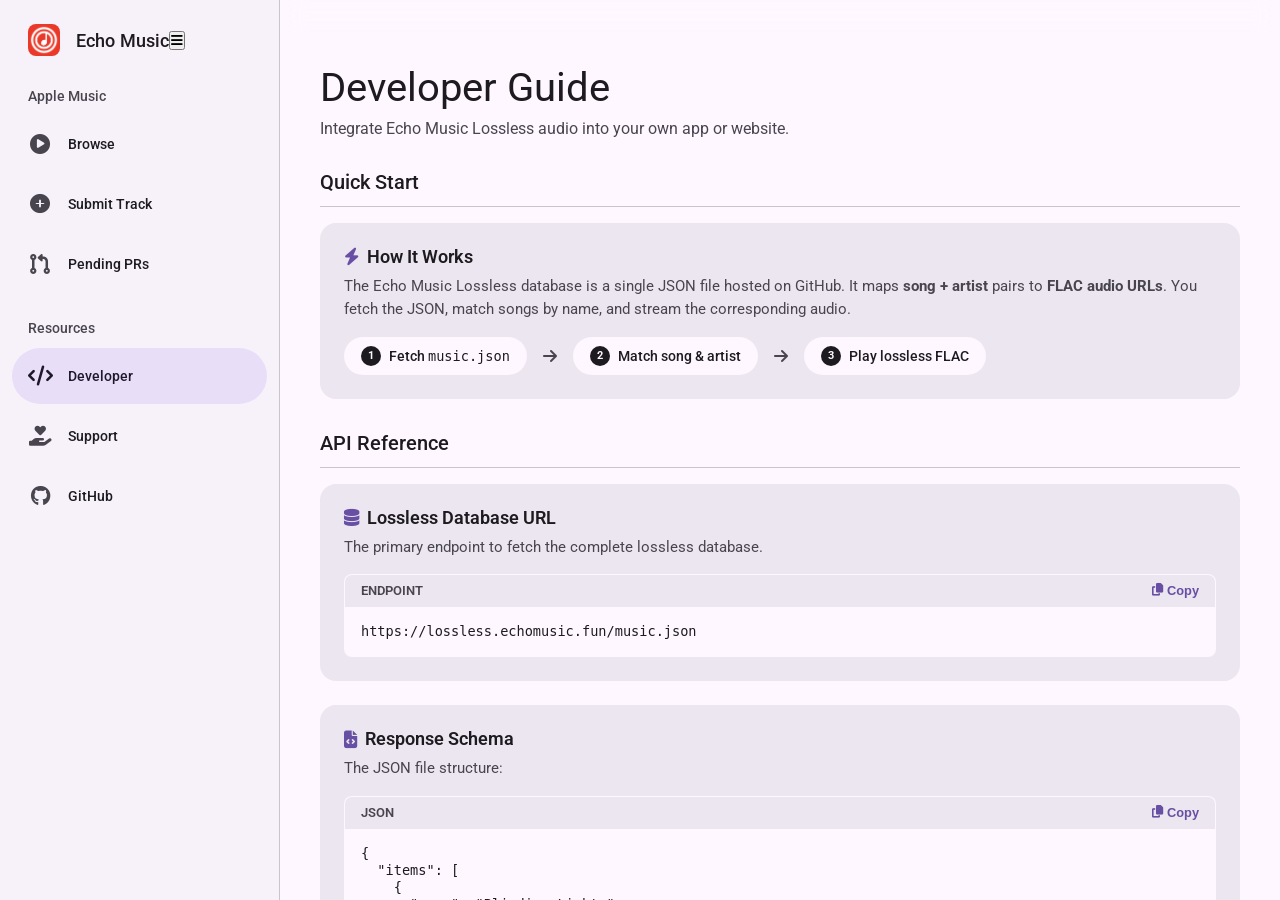
<file: developer.html>
<!DOCTYPE html>
<html lang="en">
<head>
    <meta charset="UTF-8">
    <meta name="viewport" content="width=device-width, initial-scale=1.0, maximum-scale=1.0, user-scalable=no">
    <meta name="robots" content="index, follow">
    <meta name="theme-color" content="#ffffff" media="(prefers-color-scheme: light)">
    <meta name="theme-color" content="#000000" media="(prefers-color-scheme: dark)">
    <title>Developer - Echo Music Lossless Hub</title>
    <link rel="icon" type="image/png" href="App Logo/echo.png">
    <link rel="stylesheet" href="styles.css?v=5">
    <link rel="stylesheet" href="https://cdnjs.cloudflare.com/ajax/libs/font-awesome/6.4.0/css/all.min.css">
    <style>
        .dev-card {
            background: var(--input-bg);
            border-radius: var(--shape-large);
            padding: 1.5rem;
            margin-bottom: 1.5rem;
            min-width: 0;
        }
        .dev-card h3 {
            font-size: 1.1rem;
            font-weight: 600;
            margin-bottom: 0.5rem;
            display: flex;
            align-items: center;
            gap: 0.5rem;
            color: var(--text-main);
        }
        .dev-card p {
            color: var(--text-secondary);
            font-size: 0.95rem;
            line-height: 1.5;
            margin-bottom: 1rem;
        }
        .code-block {
            background: var(--bg-color);
            border: 1px solid var(--sidebar-border);
            border-radius: var(--shape-small);
            overflow: hidden;
            margin-top: 1rem;
        }
        .code-header {
            display: flex;
            justify-content: space-between;
            align-items: center;
            padding: 0.5rem 1rem;
            background: var(--card-hover);
            border-bottom: 1px solid var(--sidebar-border);
            font-size: 0.8rem;
            font-weight: 600;
            color: var(--text-secondary);
        }
        .copy-btn {
            background: none;
            border: none;
            color: var(--accent-color);
            cursor: pointer;
            font-size: 0.8rem;
            font-weight: 600;
            display: flex;
            align-items: center;
            gap: 0.25rem;
        }
        .code-block pre {
            padding: 1rem;
            overflow-x: auto;
            font-family: ui-monospace, SFMono-Regular, Menlo, Monaco, Consolas, "Liberation Mono", "Courier New", monospace;
            font-size: 0.85rem;
            color: var(--text-main);
        }
        .schema-table {
            width: 100%;
            border-collapse: collapse;
            margin-top: 1rem;
            font-size: 0.9rem;
        }
        .schema-table th, .schema-table td {
            text-align: left;
            padding: 0.75rem;
            border-bottom: 1px solid var(--sidebar-border);
        }
        .schema-table th {
            font-weight: 600;
            color: var(--text-secondary);
        }
        .schema-table td {
            color: var(--text-main);
        }
        .schema-table code {
            background: var(--card-hover);
            padding: 0.1rem 0.3rem;
            border-radius: 4px;
            font-family: ui-monospace, SFMono-Regular, Menlo, Monaco, Consolas, monospace;
        }
        .dev-flow {
            display: flex;
            align-items: center;
            gap: 1rem;
            flex-wrap: wrap;
            margin-top: 1rem;
        }
        .flow-step {
            background: var(--bg-color);
            padding: 0.5rem 1rem;
            border-radius: 100px;
            border: 1px solid var(--sidebar-border);
            display: flex;
            align-items: center;
            gap: 0.5rem;
            font-size: 0.85rem;
            font-weight: 500;
        }
        .flow-num {
            background: var(--text-main);
            color: var(--bg-color);
            width: 20px;
            height: 20px;
            border-radius: 50%;
            display: inline-flex;
            align-items: center;
            justify-content: center;
            font-size: 0.7rem;
            font-weight: 700;
        }
        .flow-arrow {
            color: var(--text-secondary);
        }
    </style>
</head>
<body>
    <div class="app-container">
        <!-- Desktop Sidebar -->
        <aside class="sidebar" id="sidebar">
            <div class="sidebar-header">
                <a href="index.html" class="sidebar-logo-container">
                    <img src="App Logo/echo.png" alt="Logo" class="sidebar-logo">
                    <span class="sidebar-title">Echo Music</span>
                </a>
                <button class="sidebar-toggle-btn" id="sidebar-toggle">
                    <i class="fas fa-bars"></i>
                </button>
            </div>
            
            <div class="sidebar-nav-group">
                <div class="sidebar-nav-title">Apple Music</div>
                <a href="index.html" class="sidebar-nav-link"><i class="fas fa-play-circle"></i> Browse</a>
                <a href="contribute.html" class="sidebar-nav-link"><i class="fas fa-plus-circle"></i> Submit Track</a>
                <a href="pending.html" class="sidebar-nav-link"><i class="fas fa-code-pull-request"></i> Pending PRs</a>
            </div>

            <div class="sidebar-nav-group">
                <div class="sidebar-nav-title">Resources</div>
                <a href="developer.html" class="sidebar-nav-link active"><i class="fas fa-code"></i> Developer</a>
                <a href="https://support.iad1tya.cyou" target="_blank" rel="noopener" class="sidebar-nav-link"><i class="fas fa-hand-holding-heart"></i> Support</a>
                <a href="https://github.com/EchoMusicApp/Lossless" target="_blank" rel="noopener" class="sidebar-nav-link"><i class="fab fa-github"></i> GitHub</a>
            </div>
        </aside>

        <!-- Main Content Area -->
        <main class="main-content">
            <!-- Mobile Header -->
            <div class="mobile-header">
                <div class="mobile-logo-row">
                    <div class="mobile-logo">
                        <img src="App Logo/echo.png" alt="Logo">
                        Developer
                    </div>
                </div>
            </div>

            <div class="top-nav" style="justify-content: flex-end;"></div>

            <div class="content-area">
                <h1 class="page-title">Developer Guide</h1>
                <p class="page-subtitle">Integrate Echo Music Lossless audio into your own app or website.</p>

                <div class="section-title">
                    <span>Quick Start</span>
                </div>
                <div class="dev-card">
                    <h3><i class="fas fa-bolt" style="color: var(--accent-color);"></i> How It Works</h3>
                    <p>The Echo Music Lossless database is a single JSON file hosted on GitHub. It maps <strong>song + artist</strong> pairs to <strong>FLAC audio URLs</strong>. You fetch the JSON, match songs by name, and stream the corresponding audio.</p>
                    <div class="dev-flow">
                        <div class="flow-step">
                            <span class="flow-num">1</span>
                            <span>Fetch <code>music.json</code></span>
                        </div>
                        <i class="fas fa-arrow-right flow-arrow"></i>
                        <div class="flow-step">
                            <span class="flow-num">2</span>
                            <span>Match song & artist</span>
                        </div>
                        <i class="fas fa-arrow-right flow-arrow"></i>
                        <div class="flow-step">
                            <span class="flow-num">3</span>
                            <span>Play lossless FLAC</span>
                        </div>
                    </div>
                </div>

                <div class="section-title">
                    <span>API Reference</span>
                </div>
                <div class="dev-card">
                    <h3><i class="fas fa-database" style="color: var(--accent-color);"></i> Lossless Database URL</h3>
                    <p>The primary endpoint to fetch the complete lossless database.</p>
                    <div class="code-block">
                        <div class="code-header">
                            <span>ENDPOINT</span>
                            <button class="copy-btn" onclick="copyCode(this)"><i class="fas fa-copy"></i> Copy</button>
                        </div>
                        <pre><code>https://lossless.echomusic.fun/music.json</code></pre>
                    </div>
                </div>

                <div class="dev-card">
                    <h3><i class="fas fa-file-code" style="color: var(--accent-color);"></i> Response Schema</h3>
                    <p>The JSON file structure:</p>
                    <div class="code-block">
                        <div class="code-header">
                            <span>JSON</span>
                            <button class="copy-btn" onclick="copyCode(this)"><i class="fas fa-copy"></i> Copy</button>
                        </div>
                        <pre><code>{
  "items": [
    {
      "song": "Blinding Lights",
      "artist": "The Weeknd",
      "url": "https://lossless.echomusic.fun/Music/blinding_lights.flac"
    }
  ]
}</code></pre>
                    </div>
                    <div style="overflow-x: auto;">
                        <table class="schema-table">
                            <thead>
                                <tr><th>Field</th><th>Type</th><th>Description</th></tr>
                            </thead>
                            <tbody>
                                <tr><td><code>items</code></td><td>Array</td><td>The list of all track entries</td></tr>
                                <tr><td><code>items[].song</code></td><td>String</td><td>The song title (case-sensitive)</td></tr>
                                <tr><td><code>items[].artist</code></td><td>String</td><td>The artist or band name</td></tr>
                                <tr><td><code>items[].url</code></td><td>String</td><td>Direct URL to the audio file (<code>.flac</code>)</td></tr>
                            </tbody>
                        </table>
                    </div>
                </div>

                <div class="section-title">
                    <span>Examples</span>
                </div>
                
                <div class="track-grid" style="grid-template-columns: 1fr; gap: 0;">
                    <div class="dev-card">
                        <h3><i class="fab fa-js-square" style="color: var(--accent-color);"></i> JavaScript / Web</h3>
                        <div class="code-block">
                            <div class="code-header">
                                <span>JavaScript</span>
                                <button class="copy-btn" onclick="copyCode(this)"><i class="fas fa-copy"></i> Copy</button>
                            </div>
                            <pre><code>const DATABASE_URL = 'https://lossless.echomusic.fun/music.json';

async function loadDB() {
  const res = await fetch(DATABASE_URL);
  const data = await res.json();
  return data.items || [];
}

const db = await loadDB();
const match = db.find(item => 
    item.song === 'Blinding Lights' && item.artist === 'The Weeknd'
);

if (match) {
  const audio = new Audio(match.url);
  audio.play();
}</code></pre>
                        </div>
                    </div>
                </div>

                <!-- Footer -->
                <footer class="app-footer">
                    <div class="footer-links">
                        <a href="privacy.html">Privacy</a>
                        <a href="terms.html">Terms</a>
                    </div>
                    <p class="footer-tagline">From the Echo Music community to the world, always completely free.</p>
                </footer>

            </div>
        </main>

        <!-- Mobile Bottom Nav -->
        <nav class="mobile-nav">
            <a href="index.html" class="mobile-nav-link">
                <i class="fas fa-play-circle"></i>
                <span>Browse</span>
            </a>
            <a href="contribute.html" class="mobile-nav-link">
                <i class="fas fa-plus-circle"></i>
                <span>Submit</span>
            </a>
            <a href="developer.html" class="mobile-nav-link active">
                <i class="fas fa-code"></i>
                <span>Dev</span>
            </a>
        </nav>
    </div>

    <script>
        function copyCode(btn) {
            const codeBlock = btn.closest('.code-block');
            const code = codeBlock.querySelector('code').textContent;
            navigator.clipboard.writeText(code).then(() => {
                const originalText = btn.innerHTML;
                btn.innerHTML = '<i class="fas fa-check"></i> Copied!';
                setTimeout(() => {
                    btn.innerHTML = originalText;
                }, 2000);
            });
        }
    </script>
    <script>
        // Sidebar Toggle Logic
        const sidebar = document.getElementById('sidebar');
        const toggleBtn = document.getElementById('sidebar-toggle');
        if (sidebar && toggleBtn) {
            toggleBtn.addEventListener('click', () => {
                sidebar.classList.toggle('collapsed');
            });
        }
    </script>
</body>
</html>
</file>
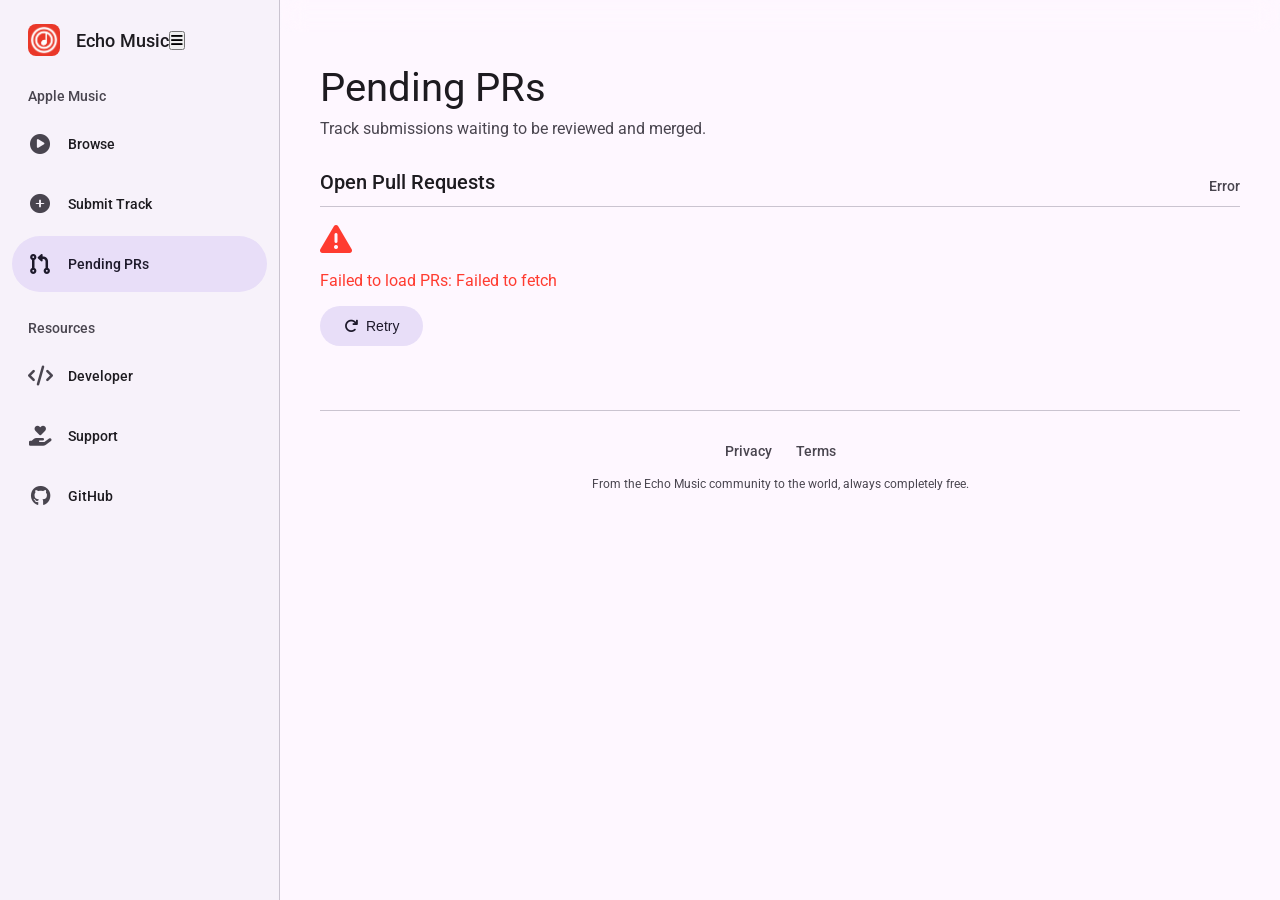
<file: pending.html>
<!DOCTYPE html>
<html lang="en">
<head>
    <meta charset="UTF-8">
    <meta name="viewport" content="width=device-width, initial-scale=1.0, maximum-scale=1.0, user-scalable=no">
    <meta name="robots" content="index, follow">
    <meta name="theme-color" content="#ffffff" media="(prefers-color-scheme: light)">
    <meta name="theme-color" content="#000000" media="(prefers-color-scheme: dark)">
    <title>Pending PRs - Echo Music Lossless Hub</title>
    <link rel="icon" type="image/png" href="App Logo/echo.png">
    <link rel="stylesheet" href="styles.css?v=5">
    <link rel="stylesheet" href="https://cdnjs.cloudflare.com/ajax/libs/font-awesome/6.4.0/css/all.min.css">
    <style>
        .pending-card {
            background: var(--input-bg);
            border-radius: var(--shape-large);
            padding: 1rem;
            margin-bottom: 1rem;
            display: flex;
            gap: 1.5rem;
            align-items: center;
            min-width: 0;
        }
        
        .pending-audio-col {
            flex-shrink: 0;
            width: 80px;
            height: 80px;
            background: var(--sidebar-border);
            border-radius: var(--shape-medium);
            display: flex;
            align-items: center;
            justify-content: center;
            color: var(--text-secondary);
            font-size: 1.5rem;
            position: relative;
            overflow: hidden;
        }

        .pending-audio-col .play-overlay {
            position: absolute;
            top: 50%;
            left: 50%;
            transform: translate(-50%, -50%);
            width: 40px;
            height: 40px;
            background: rgba(255, 255, 255, 0.9);
            border-radius: 50%;
            display: flex;
            align-items: center;
            justify-content: center;
            color: var(--accent-color);
            font-size: 16px;
            opacity: 1; /* Always visible for pending tracks */
            box-shadow: 0 4px 10px rgba(0,0,0,0.2);
            cursor: pointer;
        }

        .pending-info-col {
            flex: 1;
            display: flex;
            flex-direction: column;
            min-width: 0; /* truncate child text */
        }

        .pending-pr-meta {
            display: flex;
            align-items: center;
            gap: 0.5rem;
            margin-bottom: 0.25rem;
        }

        .pending-pr-badge {
            font-size: 0.75rem;
            font-weight: 700;
            background: var(--bg-color);
            padding: 0.2rem 0.5rem;
            border-radius: 4px;
            color: var(--text-main);
            display: flex;
            align-items: center;
            gap: 0.3rem;
        }

        .pending-time {
            font-size: 0.75rem;
            color: var(--text-secondary);
        }

        .pending-pr-title {
            font-size: 1rem;
            font-weight: 600;
            color: var(--text-main);
            margin-bottom: 0.5rem;
            white-space: nowrap;
            overflow: hidden;
            text-overflow: ellipsis;
        }

        .pending-author {
            display: flex;
            align-items: center;
            gap: 0.5rem;
            font-size: 0.85rem;
            color: var(--text-secondary);
            margin-bottom: 1rem;
        }

        .pending-avatar {
            width: 20px;
            height: 20px;
            border-radius: 50%;
        }

        .pending-songs-list {
            display: flex;
            flex-direction: column;
            gap: 0.25rem;
        }

        .pending-song-item {
            display: flex;
            align-items: center;
            gap: 0.5rem;
            font-size: 0.85rem;
        }

        .pending-song-item i {
            color: var(--text-secondary);
            font-size: 0.75rem;
        }

        .pending-song-name {
            color: var(--text-main);
            font-weight: 500;
        }

        .pending-artist-name {
            color: var(--text-secondary);
        }

        .pending-more {
            font-size: 0.75rem;
            color: var(--accent-color);
            margin-top: 0.25rem;
            font-weight: 500;
        }

        @media (max-width: 600px) {
            .pending-card {
                flex-wrap: wrap;
                gap: 1rem;
            }
            .pending-info-col {
                min-width: 0; /* ensure it truncates */
                flex: 1 1 50%; /* allow it to take available space in row */
            }
            .pending-view-btn {
                width: 100%;
                justify-content: center;
            }
        }
    </style>
</head>
<body>
    <div class="app-container">
        <!-- Desktop Sidebar -->
        <aside class="sidebar" id="sidebar">
            <div class="sidebar-header">
                <a href="index.html" class="sidebar-logo-container">
                    <img src="App Logo/echo.png" alt="Logo" class="sidebar-logo">
                    <span class="sidebar-title">Echo Music</span>
                </a>
                <button class="sidebar-toggle-btn" id="sidebar-toggle">
                    <i class="fas fa-bars"></i>
                </button>
            </div>
            
            <div class="sidebar-nav-group">
                <div class="sidebar-nav-title">Apple Music</div>
                <a href="index.html" class="sidebar-nav-link"><i class="fas fa-play-circle"></i> Browse</a>
                <a href="contribute.html" class="sidebar-nav-link"><i class="fas fa-plus-circle"></i> Submit Track</a>
                <a href="pending.html" class="sidebar-nav-link active"><i class="fas fa-code-pull-request"></i> Pending PRs</a>
            </div>

            <div class="sidebar-nav-group">
                <div class="sidebar-nav-title">Resources</div>
                <a href="developer.html" class="sidebar-nav-link"><i class="fas fa-code"></i> Developer</a>
                <a href="https://support.iad1tya.cyou" target="_blank" rel="noopener" class="sidebar-nav-link"><i class="fas fa-hand-holding-heart"></i> Support</a>
                <a href="https://github.com/EchoMusicApp/Lossless" target="_blank" rel="noopener" class="sidebar-nav-link"><i class="fab fa-github"></i> GitHub</a>
            </div>
        </aside>

        <!-- Main Content Area -->
        <main class="main-content">
            <!-- Mobile Header -->
            <div class="mobile-header">
                <div class="mobile-logo-row">
                    <div class="mobile-logo">
                        <img src="App Logo/echo.png" alt="Logo">
                        Pending PRs
                    </div>
                </div>
            </div>

            <div class="top-nav" style="justify-content: flex-end;"></div>

            <div class="content-area">
                <h1 class="page-title">Pending PRs</h1>
                <p class="page-subtitle">Track submissions waiting to be reviewed and merged.</p>

                <div class="section-title">
                    <span>Open Pull Requests</span>
                    <span class="count" id="pr-count">Loading...</span>
                </div>

                <div id="pending-grid" class="list-container">
                    <div class="loader" id="loading-spinner"></div>
                </div>

                <div id="empty-state" style="display: none;">
                    <div class="empty-state">
                        <i class="fas fa-check-double" style="font-size: 2.5rem; color: #34c759; margin-bottom: 1rem;"></i>
                        <p style="font-size: 1.1rem; font-weight: 600; color: var(--text-main); margin-bottom: 0.5rem;">All caught up!</p>
                        <p>There are no pending contributions at the moment.</p>
                    </div>
                </div>

                <div id="error-state" style="display: none;">
                    <div class="empty-state" style="color: #ff3b30;">
                        <i class="fas fa-exclamation-triangle" style="font-size: 2rem; margin-bottom: 1rem;"></i>
                        <p id="error-message">Failed to load pending contributions.</p>
                        <button onclick="loadPendingPRs()" class="btn btn-secondary" style="margin-top: 1rem;">
                            <i class="fas fa-redo"></i> Retry
                        </button>
                    </div>
                </div>

                <!-- Footer -->
                <footer class="app-footer">
                    <div class="footer-links">
                        <a href="privacy.html">Privacy</a>
                        <a href="terms.html">Terms</a>
                    </div>
                    <p class="footer-tagline">From the Echo Music community to the world, always completely free.</p>
                </footer>

            </div>
        </main>

        <!-- Mobile Bottom Nav -->
        <nav class="mobile-nav">
            <a href="index.html" class="mobile-nav-link">
                <i class="fas fa-play-circle"></i>
                <span>Browse</span>
            </a>
            <a href="contribute.html" class="mobile-nav-link">
                <i class="fas fa-plus-circle"></i>
                <span>Submit</span>
            </a>
            <a href="developer.html" class="mobile-nav-link">
                <i class="fas fa-code"></i>
                <span>Dev</span>
            </a>
        </nav>
    </div>

    <script>
        const GITHUB_API_URL = 'https://api.github.com';
        const TARGET_OWNER = 'EchoMusicApp';
        const TARGET_REPO = 'Lossless';

        async function loadPendingPRs() {
            const grid = document.getElementById('pending-grid');
            const emptyState = document.getElementById('empty-state');
            const errorState = document.getElementById('error-state');
            const prCountEl = document.getElementById('pr-count');

            grid.innerHTML = '<div class="loader" id="loading-spinner"></div>';
            emptyState.style.display = 'none';
            errorState.style.display = 'none';

            try {
                const response = await fetch(
                    `${GITHUB_API_URL}/repos/${TARGET_OWNER}/${TARGET_REPO}/pulls?state=open&per_page=100`,
                    { headers: { 'Accept': 'application/vnd.github.v3+json' } }
                );

                if (!response.ok) throw new Error(`GitHub API returned ${response.status}`);

                const pullRequests = await response.json();

                const trackPRs = pullRequests.filter(pr =>
                    pr.title.toLowerCase().includes('lossless') ||
                    pr.title.toLowerCase().includes('feat:') ||
                    pr.title.toLowerCase().includes('add')
                );

                grid.innerHTML = '';

                if (trackPRs.length === 0) {
                    emptyState.style.display = 'block';
                    prCountEl.textContent = '0 pending';
                    return;
                }

                prCountEl.textContent = `${trackPRs.length} pending`;

                for (const pr of trackPRs) {
                    const songs = parseSongsFromPR(pr);
                    const audioUrl = await fetchPRAudioUrl(pr);
                    const card = createPRCard(pr, songs, audioUrl);
                    grid.appendChild(card);
                }

            } catch (error) {
                console.error('Error loading PRs:', error);
                grid.innerHTML = '';
                errorState.style.display = 'block';
                document.getElementById('error-message').textContent = `Failed to load PRs: ${error.message}`;
                prCountEl.textContent = 'Error';
            }
        }

        function parseSongsFromPR(pr) {
            const songs = [];
            const body = pr.body || '';

            const tableRowRegex = /\|\s*([^|]+?)\s*\|\s*([^|]+?)\s*\|/g;
            let match;

            while ((match = tableRowRegex.exec(body)) !== null) {
                const col1 = match[1].trim();
                const col2 = match[2].trim();

                if (col1 === 'Song Title' || col1.startsWith('---') || col1 === '---') continue;
                if (col1 && col2 && !col1.startsWith('---') && !col2.startsWith('---')) {
                    songs.push({ song: col1, artist: col2 });
                }
            }

            if (songs.length === 0) {
                const titleMatch = pr.title.match(/(?:add|feat:)\s*(?:lossless\s*(?:track\s*)?(?:for)?\s*)?(.+?)(?:\s*[—–-]\s*(.+))?$/i);
                if (titleMatch) {
                    songs.push({
                        song: titleMatch[1]?.trim() || pr.title,
                        artist: titleMatch[2]?.trim() || 'Unknown Artist'
                    });
                } else {
                    songs.push({
                        song: pr.title.replace(/^feat:\s*/i, '').trim(),
                        artist: 'Unknown Artist'
                    });
                }
            }
            return songs;
        }

        async function fetchPRAudioUrl(pr) {
            try {
                const filesRes = await fetch(
                    `${GITHUB_API_URL}/repos/${TARGET_OWNER}/${TARGET_REPO}/pulls/${pr.number}/files?per_page=100`,
                    { headers: { 'Accept': 'application/vnd.github.v3+json' } }
                );
                if (!filesRes.ok) return parseLiveAudioFromPR(pr);

                const files = await filesRes.json();
                const audioFile = files.find(f => f.filename.toLowerCase().endsWith('.flac'));

                if (audioFile) {
                    const forkOwner = pr.head.user.login;
                    const branchName = pr.head.ref;
                    return `https://raw.githubusercontent.com/${forkOwner}/${TARGET_REPO}/${branchName}/${audioFile.filename}`;
                }
                return parseLiveAudioFromPR(pr);
            } catch (e) {
                return parseLiveAudioFromPR(pr);
            }
        }

        function parseLiveAudioFromPR(pr) {
            const body = pr.body || '';
            const urlMatch = body.match(/(?:Track URL[^:\n]*|Path)[:\s]*`?([^`\s\n]+\.flac)`?/i);
            if (urlMatch) return urlMatch[1];
            const directMatch = body.match(/(https?:\/\/[^\s`\n]+\.flac)/i);
            if (directMatch) return directMatch[1];
            return null;
        }

        function createPRCard(pr, songs, audioUrl) {
            const card = document.createElement('div');
            card.className = 'pending-card';

            const timeAgo = getTimeAgo(new Date(pr.created_at));

            const songsHtml = songs.slice(0, 3).map(s => `
                <div class="pending-song-item">
                    <i class="fas fa-music"></i>
                    <div>
                        <span class="pending-song-name">${escapeHtml(s.song)}</span>
                        <span class="pending-artist-name"> — ${escapeHtml(s.artist)}</span>
                    </div>
                </div>
            `).join('');

            const remainingCount = songs.length > 3 ? `<div class="pending-more">+${songs.length - 3} more songs</div>` : '';
            const audioId = 'pending_aud_' + Math.random().toString(36).substr(2, 9);

            card.innerHTML = `
                <div class="pending-audio-col">
                    ${audioUrl ? `
                        <i class="fas fa-compact-disc"></i>
                        <div class="play-overlay" onclick="togglePlay(event, '${audioId}', this)">
                            <i class="fas fa-play" style="margin-left: 2px;"></i>
                        </div>
                        <audio id="${audioId}" src="${audioUrl}"></audio>
                    ` : `
                        <i class="fas fa-music"></i>
                    `}
                </div>
                <div class="pending-info-col">
                    <div class="pending-pr-meta">
                        <span class="pending-pr-badge"><i class="fas fa-code-pull-request"></i> #${pr.number}</span>
                        <span class="pending-time">${timeAgo}</span>
                    </div>
                    <div class="pending-pr-title" title="${escapeHtml(pr.title)}">${escapeHtml(pr.title)}</div>
                    <div class="pending-author">
                        <img src="${pr.user.avatar_url}" alt="${pr.user.login}" class="pending-avatar">
                        <span>by <strong>${escapeHtml(pr.user.login)}</strong></span>
                    </div>
                    <div class="pending-songs-list">
                        ${songsHtml}
                        ${remainingCount}
                    </div>
                </div>
                <a href="${pr.html_url}" target="_blank" rel="noopener" class="btn btn-secondary pending-view-btn">
                    <i class="fab fa-github"></i> View PR
                </a>
            `;
            return card;
        }

        function getTimeAgo(date) {
            const seconds = Math.floor((new Date() - date) / 1000);
            const intervals = [
                { label: 'year', seconds: 31536000 },
                { label: 'month', seconds: 2592000 },
                { label: 'week', seconds: 604800 },
                { label: 'day', seconds: 86400 },
                { label: 'hour', seconds: 3600 },
                { label: 'minute', seconds: 60 }
            ];

            for (const interval of intervals) {
                const count = Math.floor(seconds / interval.seconds);
                if (count >= 1) {
                    return `${count} ${interval.label}${count > 1 ? 's' : ''} ago`;
                }
            }
            return 'just now';
        }

        function escapeHtml(str) {
            return String(str)
                .replace(/&/g, '&amp;')
                .replace(/</g, '&lt;')
                .replace(/>/g, '&gt;')
                .replace(/"/g, '&quot;');
        }

        async function togglePlay(event, audioId, btn) {
            event.preventDefault();
            event.stopPropagation();
            const audio = document.getElementById(audioId);
            const icon = btn.querySelector('i');
            
            if (audio.paused) {
                document.querySelectorAll('audio').forEach(a => {
                    if (a.id !== audioId && !a.paused) a.pause();
                });
                document.querySelectorAll('.play-overlay i').forEach(i => {
                    i.className = 'fas fa-play';
                    i.style.marginLeft = '2px';
                });
                
                icon.className = 'fas fa-circle-notch fa-spin';
                icon.style.marginLeft = '0';
                
                try {
                    await audio.play();
                    icon.className = 'fas fa-pause';
                    icon.style.marginLeft = '0';
                } catch (e) {
                    console.error("Playback failed", e);
                    icon.className = 'fas fa-play';
                    icon.style.marginLeft = '2px';
                }
            } else {
                audio.pause();
                icon.className = 'fas fa-play';
                icon.style.marginLeft = '2px';
            }
            
            audio.onended = () => {
                icon.className = 'fas fa-play';
                icon.style.marginLeft = '2px';
            };
        }

        document.addEventListener('DOMContentLoaded', loadPendingPRs);
    </script>
    <script>
        // Sidebar Toggle Logic
        const sidebar = document.getElementById('sidebar');
        const toggleBtn = document.getElementById('sidebar-toggle');
        if (sidebar && toggleBtn) {
            toggleBtn.addEventListener('click', () => {
                sidebar.classList.toggle('collapsed');
            });
        }
    </script>
</body>
</html>
</file>
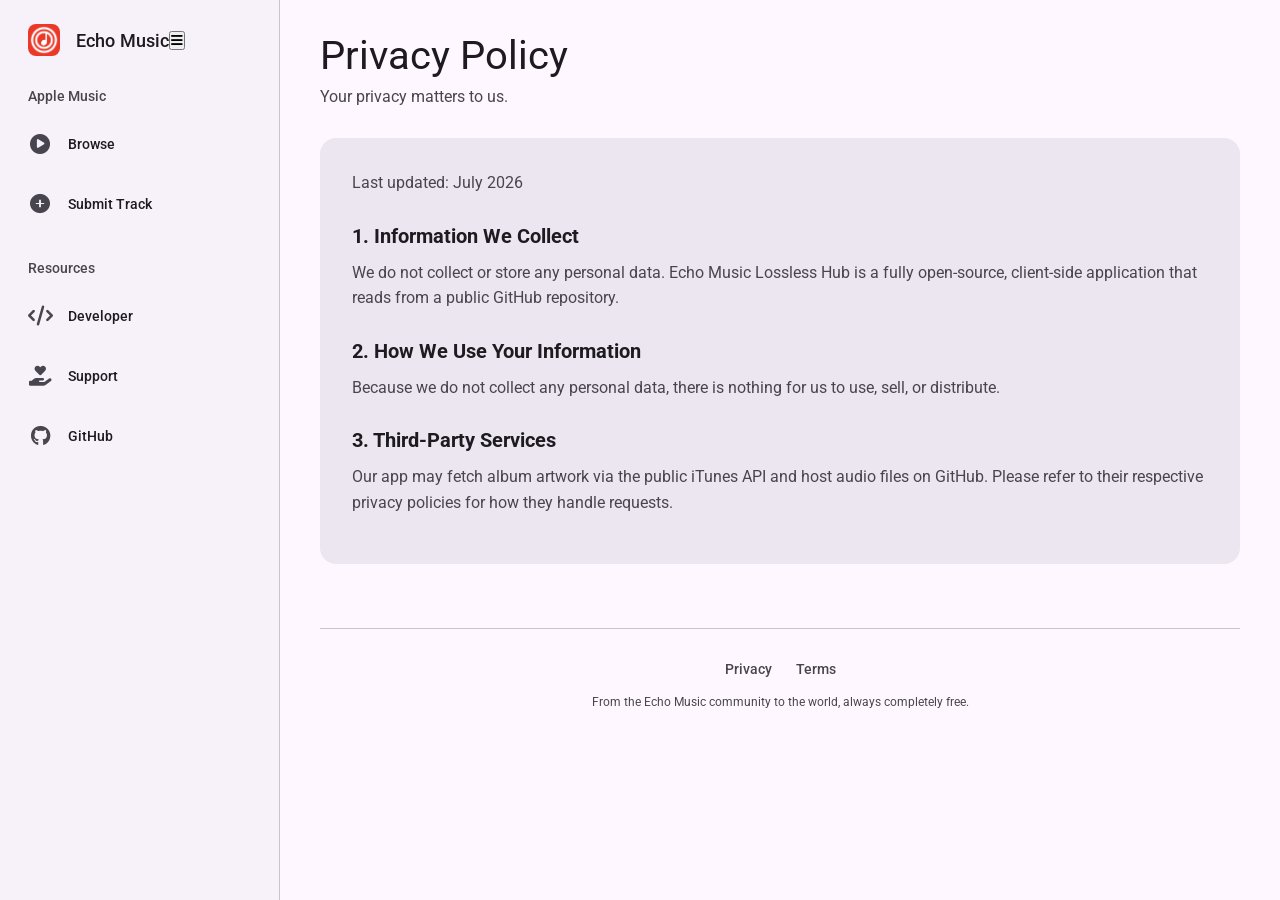
<file: privacy.html>
<!DOCTYPE html>
<html lang="en">
<head>
    <meta charset="UTF-8">
    <meta name="viewport" content="width=device-width, initial-scale=1.0, maximum-scale=1.0, user-scalable=no">
    <title>Privacy Policy - Echo Music</title>
    <link rel="icon" type="image/png" href="App Logo/echo.png">
    <link rel="stylesheet" href="styles.css?v=6">
    <link rel="stylesheet" href="https://cdnjs.cloudflare.com/ajax/libs/font-awesome/6.4.0/css/all.min.css">
    <style>
        .legal-content {
            background: var(--input-bg);
            border-radius: var(--shape-large);
            padding: 2rem;
            margin-bottom: 2rem;
            line-height: 1.6;
            color: var(--text-secondary);
        }
        .legal-content h2 {
            color: var(--text-main);
            margin-top: 1.5rem;
            margin-bottom: 0.5rem;
            font-size: 1.25rem;
        }
        .legal-content p {
            margin-bottom: 1rem;
        }
    </style>
</head>
<body>
    <div class="app-container">
        <!-- Desktop Sidebar -->
        <aside class="sidebar" id="sidebar">
            <div class="sidebar-header">
                <a href="index.html" class="sidebar-logo-container">
                    <img src="App Logo/echo.png" alt="Logo" class="sidebar-logo">
                    <span class="sidebar-title">Echo Music</span>
                </a>
                <button class="sidebar-toggle-btn" id="sidebar-toggle">
                    <i class="fas fa-bars"></i>
                </button>
            </div>
            
            <div class="sidebar-nav-group">
                <div class="sidebar-nav-title">Apple Music</div>
                <a href="index.html" class="sidebar-nav-link"><i class="fas fa-play-circle"></i> Browse</a>
                <a href="contribute.html" class="sidebar-nav-link"><i class="fas fa-plus-circle"></i> Submit Track</a>
            </div>

            <div class="sidebar-nav-group">
                <div class="sidebar-nav-title">Resources</div>
                <a href="developer.html" class="sidebar-nav-link"><i class="fas fa-code"></i> Developer</a>
                <a href="https://support.iad1tya.cyou" target="_blank" rel="noopener" class="sidebar-nav-link"><i class="fas fa-hand-holding-heart"></i> Support</a>
                <a href="https://github.com/EchoMusicApp/Lossless" target="_blank" rel="noopener" class="sidebar-nav-link"><i class="fab fa-github"></i> GitHub</a>
            </div>
        </aside>

        <!-- Main Content Area -->
        <main class="main-content">
            <div class="mobile-header">
                <div class="mobile-logo-row">
                    <div class="mobile-logo">
                        <img src="App Logo/echo.png" alt="Logo">
                        Privacy Policy
                    </div>
                </div>
            </div>

            <div class="content-area">
                <h1 class="page-title">Privacy Policy</h1>
                <p class="page-subtitle">Your privacy matters to us.</p>

                <div class="legal-content">
                    <p>Last updated: July 2026</p>
                    
                    <h2>1. Information We Collect</h2>
                    <p>We do not collect or store any personal data. Echo Music Lossless Hub is a fully open-source, client-side application that reads from a public GitHub repository.</p>

                    <h2>2. How We Use Your Information</h2>
                    <p>Because we do not collect any personal data, there is nothing for us to use, sell, or distribute.</p>

                    <h2>3. Third-Party Services</h2>
                    <p>Our app may fetch album artwork via the public iTunes API and host audio files on GitHub. Please refer to their respective privacy policies for how they handle requests.</p>
                </div>

                <!-- Footer -->
                <footer class="app-footer">
                    <div class="footer-links">
                        <a href="privacy.html">Privacy</a>
                        <a href="terms.html">Terms</a>
                    </div>
                    <p class="footer-tagline">From the Echo Music community to the world, always completely free.</p>
                </footer>
            </div>
        </main>

        <!-- Mobile Bottom Nav -->
        <nav class="mobile-nav">
            <a href="index.html" class="mobile-nav-link"><i class="fas fa-play-circle"></i><span>Browse</span></a>
            <a href="contribute.html" class="mobile-nav-link"><i class="fas fa-plus-circle"></i><span>Submit</span></a>
            <a href="developer.html" class="mobile-nav-link"><i class="fas fa-code"></i><span>Dev</span></a>
        </nav>
    </div>

    <script>
        const sidebar = document.getElementById('sidebar');
        const toggleBtn = document.getElementById('sidebar-toggle');
        if (sidebar && toggleBtn) {
            toggleBtn.addEventListener('click', () => {
                sidebar.classList.toggle('collapsed');
            });
        }
    </script>
</body>
</html>
</file>
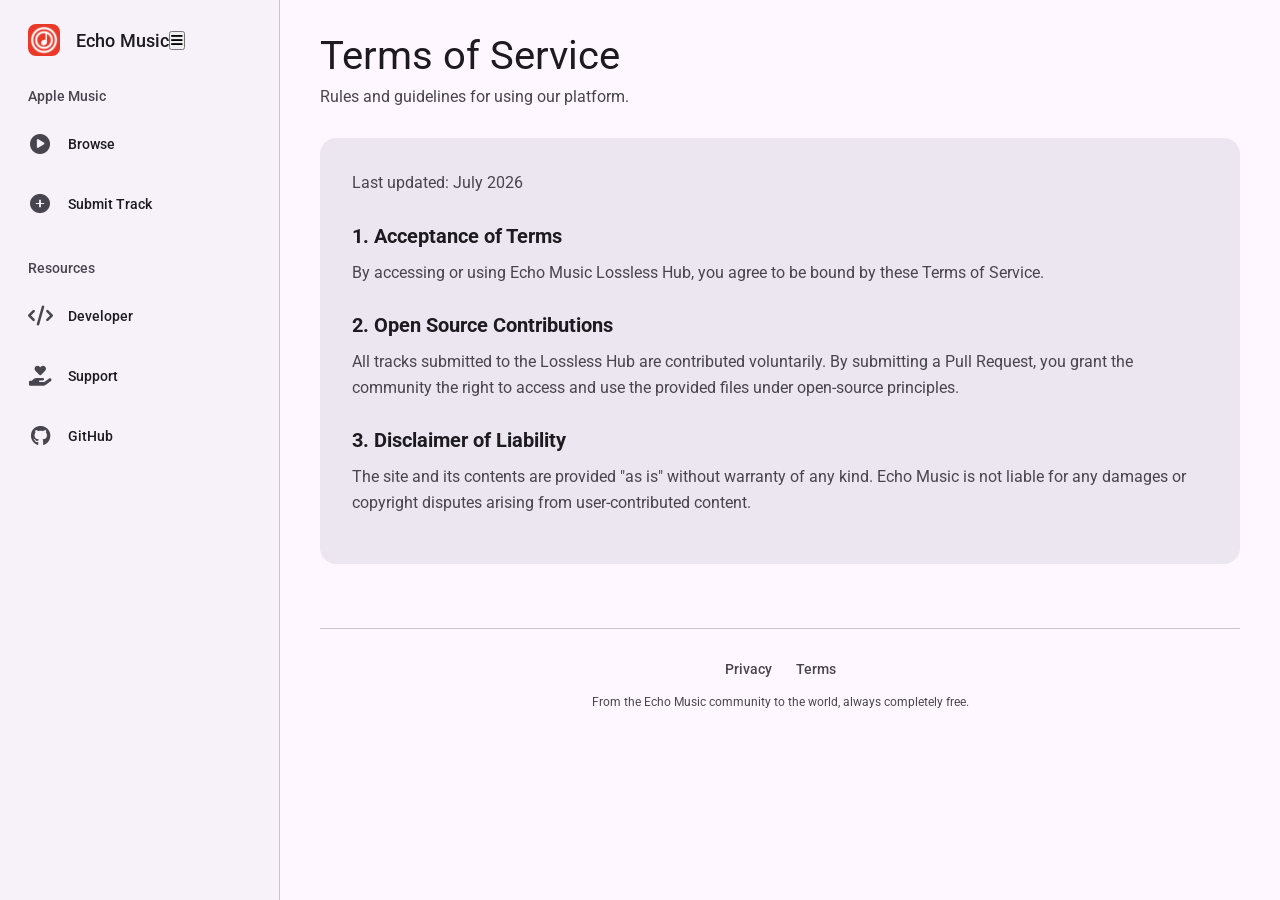
<file: terms.html>
<!DOCTYPE html>
<html lang="en">
<head>
    <meta charset="UTF-8">
    <meta name="viewport" content="width=device-width, initial-scale=1.0, maximum-scale=1.0, user-scalable=no">
    <title>Terms of Service - Echo Music</title>
    <link rel="icon" type="image/png" href="App Logo/echo.png">
    <link rel="stylesheet" href="styles.css?v=6">
    <link rel="stylesheet" href="https://cdnjs.cloudflare.com/ajax/libs/font-awesome/6.4.0/css/all.min.css">
    <style>
        .legal-content {
            background: var(--input-bg);
            border-radius: var(--shape-large);
            padding: 2rem;
            margin-bottom: 2rem;
            line-height: 1.6;
            color: var(--text-secondary);
        }
        .legal-content h2 {
            color: var(--text-main);
            margin-top: 1.5rem;
            margin-bottom: 0.5rem;
            font-size: 1.25rem;
        }
        .legal-content p {
            margin-bottom: 1rem;
        }
    </style>
</head>
<body>
    <div class="app-container">
        <!-- Desktop Sidebar -->
        <aside class="sidebar" id="sidebar">
            <div class="sidebar-header">
                <a href="index.html" class="sidebar-logo-container">
                    <img src="App Logo/echo.png" alt="Logo" class="sidebar-logo">
                    <span class="sidebar-title">Echo Music</span>
                </a>
                <button class="sidebar-toggle-btn" id="sidebar-toggle">
                    <i class="fas fa-bars"></i>
                </button>
            </div>
            
            <div class="sidebar-nav-group">
                <div class="sidebar-nav-title">Apple Music</div>
                <a href="index.html" class="sidebar-nav-link"><i class="fas fa-play-circle"></i> Browse</a>
                <a href="contribute.html" class="sidebar-nav-link"><i class="fas fa-plus-circle"></i> Submit Track</a>
            </div>

            <div class="sidebar-nav-group">
                <div class="sidebar-nav-title">Resources</div>
                <a href="developer.html" class="sidebar-nav-link"><i class="fas fa-code"></i> Developer</a>
                <a href="https://support.iad1tya.cyou" target="_blank" rel="noopener" class="sidebar-nav-link"><i class="fas fa-hand-holding-heart"></i> Support</a>
                <a href="https://github.com/EchoMusicApp/Lossless" target="_blank" rel="noopener" class="sidebar-nav-link"><i class="fab fa-github"></i> GitHub</a>
            </div>
        </aside>

        <!-- Main Content Area -->
        <main class="main-content">
            <div class="mobile-header">
                <div class="mobile-logo-row">
                    <div class="mobile-logo">
                        <img src="App Logo/echo.png" alt="Logo">
                        Terms of Service
                    </div>
                </div>
            </div>

            <div class="content-area">
                <h1 class="page-title">Terms of Service</h1>
                <p class="page-subtitle">Rules and guidelines for using our platform.</p>

                <div class="legal-content">
                    <p>Last updated: July 2026</p>
                    
                    <h2>1. Acceptance of Terms</h2>
                    <p>By accessing or using Echo Music Lossless Hub, you agree to be bound by these Terms of Service.</p>

                    <h2>2. Open Source Contributions</h2>
                    <p>All tracks submitted to the Lossless Hub are contributed voluntarily. By submitting a Pull Request, you grant the community the right to access and use the provided files under open-source principles.</p>

                    <h2>3. Disclaimer of Liability</h2>
                    <p>The site and its contents are provided "as is" without warranty of any kind. Echo Music is not liable for any damages or copyright disputes arising from user-contributed content.</p>
                </div>

                <!-- Footer -->
                <footer class="app-footer">
                    <div class="footer-links">
                        <a href="privacy.html">Privacy</a>
                        <a href="terms.html">Terms</a>
                    </div>
                    <p class="footer-tagline">From the Echo Music community to the world, always completely free.</p>
                </footer>
            </div>
        </main>

        <!-- Mobile Bottom Nav -->
        <nav class="mobile-nav">
            <a href="index.html" class="mobile-nav-link"><i class="fas fa-play-circle"></i><span>Browse</span></a>
            <a href="contribute.html" class="mobile-nav-link"><i class="fas fa-plus-circle"></i><span>Submit</span></a>
            <a href="developer.html" class="mobile-nav-link"><i class="fas fa-code"></i><span>Dev</span></a>
        </nav>
    </div>

    <script>
        const sidebar = document.getElementById('sidebar');
        const toggleBtn = document.getElementById('sidebar-toggle');
        if (sidebar && toggleBtn) {
            toggleBtn.addEventListener('click', () => {
                sidebar.classList.toggle('collapsed');
            });
        }
    </script>
</body>
</html>
</file>
<file: styles.css>
@import url('https://fonts.googleapis.com/css2?family=Roboto:wght@400;500;700&display=swap');

:root {
    /* M3 Light Theme Tokens (Default) */
    --md-sys-color-primary: var(--dynamic-primary, #6750A4);
    --md-sys-color-on-primary: #FFFFFF;
    --md-sys-color-primary-container: var(--dynamic-primary-container, #EADDFF);
    --md-sys-color-on-primary-container: var(--dynamic-on-primary-container, #21005D);
    --md-sys-color-secondary: #625B71;
    --md-sys-color-on-secondary: #FFFFFF;
    --md-sys-color-secondary-container: var(--dynamic-secondary-container, #E8DEF8);
    --md-sys-color-on-secondary-container: #1D192B;
    
    --md-sys-color-background: #FEF7FF;
    --md-sys-color-on-background: #1D1B20;
    
    --md-sys-color-surface: #FEF7FF;
    --md-sys-color-on-surface: #1D1B20;
    --md-sys-color-surface-variant: #E7E0EC;
    --md-sys-color-on-surface-variant: #49454F;
    
    --md-sys-color-surface-container-lowest: #FFFFFF;
    --md-sys-color-surface-container-low: #F7F2FA;
    --md-sys-color-surface-container: #F3EDF7;
    --md-sys-color-surface-container-high: #ECE6F0;
    --md-sys-color-surface-container-highest: #E6E0E9;
    
    --md-sys-color-outline: #79747E;
    --md-sys-color-outline-variant: #CAC4D0;

    /* Semantic Aliases */
    --bg-color: var(--md-sys-color-background);
    --sidebar-bg: var(--md-sys-color-surface-container-low);
    --sidebar-border: transparent;
    --text-main: var(--md-sys-color-on-background);
    --text-secondary: var(--md-sys-color-on-surface-variant);
    --accent-color: var(--md-sys-color-primary);
    --accent-hover: var(--md-sys-color-primary);
    --card-bg: var(--md-sys-color-surface-container-low);
    --card-hover: var(--md-sys-color-surface-container-high);
    --divider: var(--md-sys-color-outline-variant);
    --input-bg: var(--md-sys-color-surface-container-high);
    
    --font-stack: 'Roboto', system-ui, -apple-system, sans-serif;
    --transition-speed: 0.25s;
    --miniplayer-height: 80px;
    --mobile-nav-height: 80px;
    
    /* M3 Radii */
    --shape-small: 8px;
    --shape-medium: 12px;
    --shape-large: 16px;
    --shape-full: 9999px;
}

@media (prefers-color-scheme: dark) {
    :root {
        --md-sys-color-primary: var(--dynamic-primary, #D0BCFF);
        --md-sys-color-on-primary: #381E72;
        --md-sys-color-primary-container: var(--dynamic-primary-container, #4F378B);
        --md-sys-color-on-primary-container: var(--dynamic-on-primary-container, #EADDFF);
        --md-sys-color-secondary: #CCC2DC;
        --md-sys-color-on-secondary: #332D41;
        --md-sys-color-secondary-container: var(--dynamic-secondary-container, #4A4458);
        --md-sys-color-on-secondary-container: #E8DEF8;
        
        --md-sys-color-background: #141218;
        --md-sys-color-on-background: #E6E0E9;
        
        --md-sys-color-surface: #141218;
        --md-sys-color-on-surface: #E6E0E9;
        --md-sys-color-surface-variant: #49454F;
        --md-sys-color-on-surface-variant: #CAC4D0;
        
        --md-sys-color-surface-container-lowest: #0F0D13;
        --md-sys-color-surface-container-low: #1D1B20;
        --md-sys-color-surface-container: #211F26;
        --md-sys-color-surface-container-high: #2B2930;
        --md-sys-color-surface-container-highest: #36343B;
        
        --md-sys-color-outline: #938F99;
        --md-sys-color-outline-variant: #49454F;
    }
}

/* Manual Theme Overrides */
body.theme-light {
    --md-sys-color-primary: var(--dynamic-primary, #6750A4);
    --md-sys-color-on-primary: #FFFFFF;
    --md-sys-color-primary-container: var(--dynamic-primary-container, #EADDFF);
    --md-sys-color-on-primary-container: var(--dynamic-on-primary-container, #21005D);
    --md-sys-color-secondary: #625B71;
    --md-sys-color-on-secondary: #FFFFFF;
    --md-sys-color-secondary-container: var(--dynamic-secondary-container, #E8DEF8);
    --md-sys-color-on-secondary-container: #1D192B;
    --md-sys-color-background: #FEF7FF;
    --md-sys-color-on-background: #1D1B20;
    --md-sys-color-surface: #FEF7FF;
    --md-sys-color-on-surface: #1D1B20;
    --md-sys-color-surface-variant: #E7E0EC;
    --md-sys-color-on-surface-variant: #49454F;
    --md-sys-color-surface-container-highest: #E6E0E9;
    --md-sys-color-surface-container-high: #ECE6F0;
    --md-sys-color-surface-container: #F3EDF7;
    --md-sys-color-surface-container-low: #F7F2FA;
    --md-sys-color-surface-container-lowest: #FFFFFF;
    --md-sys-color-outline: #79747E;
    --md-sys-color-outline-variant: #CAC4D0;
    
    /* Semantic Variables */
    --bg-color: var(--md-sys-color-background);
    --text-main: var(--md-sys-color-on-background);
    --text-secondary: var(--md-sys-color-on-surface-variant);
    --sidebar-bg: var(--md-sys-color-surface-container-low);
    --card-hover: var(--md-sys-color-surface-container-highest);
    --card-bg: var(--md-sys-color-surface-container-low);
    --input-bg: var(--md-sys-color-surface-container-high);
}

body.theme-dark {
    --md-sys-color-primary: var(--dynamic-primary, #D0BCFF);
    --md-sys-color-on-primary: #381E72;
    --md-sys-color-primary-container: var(--dynamic-primary-container, #4F378B);
    --md-sys-color-on-primary-container: var(--dynamic-on-primary-container, #EADDFF);
    --md-sys-color-secondary: #CCC2DC;
    --md-sys-color-on-secondary: #332D41;
    --md-sys-color-secondary-container: var(--dynamic-secondary-container, #4A4458);
    --md-sys-color-on-secondary-container: #E8DEF8;
    --md-sys-color-background: #141218;
    --md-sys-color-on-background: #E6E0E9;
    --md-sys-color-surface: #141218;
    --md-sys-color-on-surface: #E6E0E9;
    --md-sys-color-surface-variant: #49454F;
    --md-sys-color-on-surface-variant: #CAC4D0;
    --md-sys-color-surface-container-highest: #36343B;
    --md-sys-color-surface-container-high: #2B2930;
    --md-sys-color-surface-container: #211F26;
    --md-sys-color-surface-container-low: #1D1B20;
    --md-sys-color-surface-container-lowest: #0F0D13;
    --md-sys-color-outline: #938F99;
    --md-sys-color-outline-variant: #49454F;
    
    /* Semantic Variables */
    --bg-color: var(--md-sys-color-background);
    --text-main: var(--md-sys-color-on-background);
    --text-secondary: var(--md-sys-color-on-surface-variant);
    --sidebar-bg: var(--md-sys-color-surface-container-low);
    --card-hover: var(--md-sys-color-surface-container-highest);
    --card-bg: var(--md-sys-color-surface-container-low);
    --input-bg: var(--md-sys-color-surface-container-high);
}

* {
    margin: 0;
    padding: 0;
    box-sizing: border-box;
}

body {
    font-family: var(--font-stack);
    background-color: var(--bg-color);
    color: var(--text-main);
    overflow: hidden; 
    -webkit-font-smoothing: antialiased;
    -moz-osx-font-smoothing: grayscale;
}

a {
    color: var(--accent-color);
    text-decoration: none;
}

/* App Layout */
.app-container {
    display: flex;
    height: 100vh;
    width: 100vw;
}

/* Sidebar (M3 Navigation Drawer) */
.sidebar {
    width: 280px;
    background-color: var(--sidebar-bg);
    border-right: 1px solid var(--md-sys-color-outline-variant);
    display: flex;
    flex-direction: column;
    padding: 1.5rem 0.75rem;
    flex-shrink: 0;
    transition: width var(--transition-speed) cubic-bezier(0.2, 0, 0, 1);
    overflow-x: hidden;
    border-radius: 0;
}

.sidebar-header {
    display: flex;
    align-items: center;
    padding: 0 1rem;
    margin-bottom: 2rem;
}

.sidebar-logo-container {
    display: flex;
    align-items: center;
    gap: 1rem;
    text-decoration: none;
    color: var(--text-main);
    white-space: nowrap;
}

.sidebar-logo {
    width: 32px;
    height: 32px;
    border-radius: var(--shape-small);
    flex-shrink: 0;
}

.sidebar-title {
    font-size: 1.15rem;
    font-weight: 500;
    letter-spacing: 0.1px;
}

.sidebar-nav-group {
    margin-bottom: 1.5rem;
}

.sidebar-nav-title {
    font-size: 0.875rem;
    font-weight: 500;
    color: var(--text-secondary);
    padding: 0 1rem;
    margin-bottom: 0.75rem;
    white-space: nowrap;
}

.theme-toggle-btn {
    background: transparent;
    border: none;
    color: var(--text-secondary);
    font-size: 1.25rem;
    cursor: pointer;
    padding: 0.5rem;
    border-radius: var(--shape-full);
    transition: background-color 0.2s, color 0.2s;
}

.theme-toggle-btn:hover {
    background-color: var(--card-hover);
    color: var(--text-main);
}

.sidebar-nav-link {
    display: flex;
    align-items: center;
    gap: 1rem;
    padding: 0 1rem;
    height: 56px;
    color: var(--text-main);
    font-size: 0.875rem;
    font-weight: 500;
    border-radius: var(--shape-full);
    transition: background-color 0.2s;
    white-space: nowrap;
    margin-bottom: 0.25rem;
    text-decoration: none;
}

.sidebar-nav-link i {
    font-size: 1.25rem;
    color: var(--text-secondary);
    width: 24px;
    text-align: center;
    flex-shrink: 0;
}

.sidebar-nav-link span {
    white-space: nowrap;
    overflow: hidden;
}

.sidebar-nav-link:hover {
    background-color: var(--md-sys-color-surface-container-high);
}

.sidebar-nav-link.active {
    background-color: var(--md-sys-color-secondary-container);
    color: var(--md-sys-color-on-secondary-container);
}

.sidebar-nav-link.active i {
    color: var(--md-sys-color-on-secondary-container);
}

/* Main Content */
.main-content {
    flex: 1;
    overflow-y: auto;
    position: relative;
    padding-bottom: var(--miniplayer-height);
    background-color: var(--md-sys-color-surface);
}

/* Sticky Top Bar (Search) */
.top-nav {
    position: sticky;
    top: 0;
    z-index: 90;
    display: flex;
    align-items: center;
    padding: 1rem 2rem;
    background: rgba(var(--md-sys-color-surface), 0.9);
    backdrop-filter: blur(12px);
    -webkit-backdrop-filter: blur(12px);
}

/* M3 Search Bar */
.search-bar {
    display: flex;
    align-items: center;
    background-color: var(--md-sys-color-surface-container-high);
    border-radius: var(--shape-full);
    padding: 0 1rem;
    height: 56px;
    width: 100%;
    max-width: 480px;
    transition: background-color 0.2s, box-shadow 0.2s;
}

.search-bar:focus-within {
    background-color: var(--md-sys-color-surface-container-highest);
    box-shadow: 0 1px 3px rgba(0,0,0,0.1);
}

.search-bar i {
    color: var(--text-secondary);
    font-size: 1.25rem;
    margin-right: 0.75rem;
}

.search-bar input {
    border: none;
    background: transparent;
    color: var(--text-main);
    font-size: 1rem;
    width: 100%;
    height: 100%;
    outline: none;
    font-family: var(--font-stack);
}

/* Content Area */
.content-area {
    padding: 2rem 2.5rem;
    max-width: 1400px;
    margin: 0 auto;
}

/* Typography Headings */
.page-title {
    font-size: 2.5rem;
    font-weight: 400; /* M3 Display Large usually lighter weight */
    letter-spacing: 0;
    margin-bottom: 0.5rem;
    color: var(--text-main);
}

.page-subtitle {
    font-size: 1rem;
    color: var(--text-secondary);
    margin-bottom: 2rem;
    font-weight: 400;
}

.section-title {
    font-size: 1.25rem;
    font-weight: 500; /* M3 Title Large */
    margin: 2rem 0 1rem 0;
    padding-bottom: 0.75rem;
    border-bottom: 1px solid var(--md-sys-color-outline-variant);
    display: flex;
    justify-content: space-between;
    align-items: flex-end;
}

.section-title .count {
    font-size: 0.875rem;
    font-weight: 500;
    color: var(--text-secondary);
}

/* Skeleton Loading */
.skeleton-card {
    display: flex;
    flex-direction: column;
    padding: 0.75rem;
    background: var(--md-sys-color-surface-container-low);
    border-radius: var(--shape-large);
    gap: 0.5rem;
}

.skeleton-img {
    width: 100%;
    aspect-ratio: 1 / 1;
    border-radius: var(--shape-medium);
    background: var(--md-sys-color-surface-container-highest);
    position: relative;
    overflow: hidden;
}

.skeleton-text {
    height: 14px;
    border-radius: 4px;
    background: var(--md-sys-color-surface-container-highest);
    position: relative;
    overflow: hidden;
}
.skeleton-title { width: 70%; margin-top: 4px; }
.skeleton-artist { width: 40%; }

.skeleton-img::after, .skeleton-text::after {
    content: "";
    position: absolute;
    top: 0; left: -100%;
    width: 100%; height: 100%;
    background: linear-gradient(90deg, transparent, rgba(255, 255, 255, 0.08), transparent);
    animation: shimmer 1.5s infinite;
}

@media (prefers-color-scheme: light) {
    .skeleton-img::after, .skeleton-text::after {
        background: linear-gradient(90deg, transparent, rgba(255, 255, 255, 0.5), transparent);
    }
}

@keyframes shimmer {
    100% { left: 100%; }
}

/* Grid for Tracks (M3 Elevated Cards) */
.track-grid {
    display: grid;
    grid-template-columns: repeat(auto-fill, minmax(180px, 1fr));
    gap: 1.5rem;
}

.track-card {
    display: flex;
    flex-direction: column;
    cursor: pointer;
    background: var(--md-sys-color-surface-container-low);
    border-radius: var(--shape-large);
    padding: 0.75rem;
    transition: background-color 0.2s, transform 0.2s;
    min-width: 0;
}

.track-card:hover {
    background-color: var(--md-sys-color-surface-container-high);
}

.track-card.active-track {
    background-color: var(--md-sys-color-secondary-container);
}

.track-card.active-track .track-title {
    color: var(--md-sys-color-on-secondary-container);
}
.track-card.active-track .track-artist {
    color: var(--md-sys-color-on-secondary-container);
    opacity: 0.8;
}

.artwork-container {
    width: 100%;
    aspect-ratio: 1 / 1;
    border-radius: var(--shape-medium);
    overflow: hidden;
    position: relative;
    background-color: var(--md-sys-color-surface-container-highest);
    margin-bottom: 0.75rem;
}

.artwork-container img {
    width: 100%;
    height: 100%;
    object-fit: cover;
    transition: transform 0.3s ease;
}

.track-card:hover .artwork-container img {
    transform: scale(1.03);
}

/* M3 Floating Action Button (FAB) inside Card */
.play-overlay {
    position: absolute;
    bottom: 8px;
    right: 8px;
    width: 40px;
    height: 40px;
    background: var(--md-sys-color-primary-container);
    border-radius: var(--shape-medium);
    display: flex;
    align-items: center;
    justify-content: center;
    color: var(--md-sys-color-on-primary-container);
    font-size: 1.25rem;
    opacity: 0;
    transform: translateY(10px) scale(0.9);
    transition: all 0.2s cubic-bezier(0.2, 0, 0, 1);
    box-shadow: 0 4px 8px rgba(0,0,0,0.15);
}

.track-card:hover .play-overlay,
.track-card.active-track .play-overlay {
    opacity: 1;
    transform: translateY(0) scale(1);
}

.track-info {
    display: flex;
    flex-direction: column;
    min-width: 0;
    padding: 0 0.25rem;
}

.track-title {
    font-size: 0.875rem; /* Body Medium */
    font-weight: 500;
    color: var(--text-main);
    white-space: nowrap;
    overflow: hidden;
    text-overflow: ellipsis;
    margin-bottom: 2px;
}

.track-artist {
    font-size: 0.75rem; /* Body Small */
    color: var(--text-secondary);
    white-space: nowrap;
    overflow: hidden;
    text-overflow: ellipsis;
}

/* Miniplayer (M3 Bottom Sheet) */
.miniplayer {
    position: fixed;
    bottom: 0;
    left: 280px; 
    right: 0;
    height: var(--miniplayer-height);
    background: var(--md-sys-color-surface-container);
    display: flex;
    align-items: center;
    justify-content: space-between;
    padding: 0 1.5rem;
    z-index: 100;
    transform: translateY(100%);
    transition: transform 0.3s cubic-bezier(0.2, 0, 0, 1);
    box-shadow: 0 -1px 3px rgba(0,0,0,0.05);
}

.miniplayer-progress {
    position: absolute;
    top: 0;
    left: 0;
    height: 3px;
    background-color: var(--md-sys-color-primary);
    width: 0%;
    z-index: 101;
    transition: width 0.1s linear;
}

.miniplayer.visible {
    transform: translateY(0);
}

.miniplayer-info {
    display: flex;
    align-items: center;
    gap: 1rem;
    width: 300px;
}

.miniplayer-art {
    width: 48px;
    height: 48px;
    border-radius: var(--shape-small);
    object-fit: cover;
    background-color: var(--md-sys-color-surface-container-highest);
}

.miniplayer-text {
    display: flex;
    flex-direction: column;
    min-width: 0;
}

.miniplayer-title {
    font-size: 0.875rem;
    font-weight: 500;
    color: var(--text-main);
    white-space: nowrap;
    overflow: hidden;
    text-overflow: ellipsis;
}

.miniplayer-artist {
    font-size: 0.75rem;
    color: var(--text-secondary);
    white-space: nowrap;
    overflow: hidden;
    text-overflow: ellipsis;
}

.miniplayer-controls {
    display: flex;
    align-items: center;
    gap: 1.5rem;
    position: absolute;
    left: 50%;
    transform: translateX(-50%);
}

.miniplayer-btn {
    background: none;
    border: none;
    color: var(--text-main);
    font-size: 1.25rem;
    cursor: pointer;
    transition: background-color 0.2s, transform 0.1s;
    width: 48px;
    height: 48px;
    display: flex;
    align-items: center;
    justify-content: center;
    border-radius: var(--shape-full);
}

.miniplayer-btn:hover {
    background-color: var(--md-sys-color-surface-container-highest);
}

.miniplayer-btn:active {
    transform: scale(0.9);
}

.miniplayer-btn.play-pause {
    font-size: 1.5rem;
    background-color: var(--md-sys-color-primary-container);
    color: var(--md-sys-color-on-primary-container);
}

.miniplayer-btn.play-pause:hover {
    background-color: var(--md-sys-color-secondary-container);
}

.miniplayer-volume {
    display: flex;
    align-items: center;
    gap: 0.75rem;
    width: 300px;
    justify-content: flex-end;
}

.miniplayer-volume input[type="range"] {
    width: 100px;
    accent-color: var(--md-sys-color-primary);
    cursor: pointer;
}

.miniplayer-volume i {
    color: var(--text-secondary);
    font-size: 1.1rem;
    cursor: pointer;
    transition: color 0.2s;
}

.miniplayer-volume i:hover {
    color: var(--text-main);
}

/* Lists */
.list-container {
    display: flex;
    flex-direction: column;
}

.list-item {
    display: flex;
    align-items: center;
    padding: 1rem;
    border-bottom: 1px solid var(--md-sys-color-outline-variant);
    transition: background-color 0.2s;
    border-radius: var(--shape-small);
}

.list-item:hover {
    background-color: var(--md-sys-color-surface-container-high);
    border-bottom-color: transparent;
}

.list-item-info {
    flex: 1;
    display: flex;
    flex-direction: column;
    min-width: 0;
    padding-right: 1rem;
}

.list-item-title {
    font-size: 0.875rem;
    font-weight: 500;
    color: var(--text-main);
    white-space: nowrap;
    overflow: hidden;
    text-overflow: ellipsis;
}

.list-item-subtitle {
    font-size: 0.875rem;
    color: var(--text-secondary);
    white-space: nowrap;
    overflow: hidden;
    text-overflow: ellipsis;
}

/* M3 Buttons */
.btn {
    display: inline-flex;
    align-items: center;
    justify-content: center;
    gap: 0.5rem;
    padding: 0 24px;
    height: 40px;
    border-radius: var(--shape-full);
    font-size: 0.875rem;
    font-weight: 500;
    cursor: pointer;
    transition: all 0.2s ease;
    border: none;
}

/* M3 Filled Button */
.btn-primary {
    background-color: var(--md-sys-color-primary);
    color: var(--md-sys-color-on-primary);
}

.btn-primary:hover {
    box-shadow: 0 1px 2px rgba(0,0,0,0.2);
    opacity: 0.9;
}

/* M3 Tonal Button */
.btn-secondary {
    background-color: var(--md-sys-color-secondary-container);
    color: var(--md-sys-color-on-secondary-container);
}

.btn-secondary:hover {
    background-color: var(--md-sys-color-surface-container-highest);
}

.btn-download {
    padding: 0 16px;
    height: 32px;
    font-size: 0.75rem;
    background-color: var(--md-sys-color-secondary-container);
    color: var(--md-sys-color-on-secondary-container);
    border-radius: var(--shape-full);
    font-weight: 500;
    white-space: nowrap;
    flex-shrink: 0;
    display: inline-flex;
    align-items: center;
    justify-content: center;
    gap: 0.5rem;
    text-decoration: none;
}

.btn-download:hover {
    opacity: 0.9;
}

/* M3 Extended Floating Action Button (FAB) */
.fab-bmc {
    position: fixed;
    bottom: 2rem;
    right: 2.5rem;
    width: auto;
    height: 56px;
    padding: 0 1.25rem;
    gap: 0.75rem;
    background-color: var(--md-sys-color-primary-container);
    color: var(--md-sys-color-on-primary-container);
    border-radius: 16px;
    display: flex;
    align-items: center;
    justify-content: center;
    font-size: 0.875rem;
    font-weight: 500;
    box-shadow: 0 4px 8px rgba(0,0,0,0.15);
    z-index: 95;
    transition: background-color 0.2s, transform 0.2s cubic-bezier(0.2, 0, 0, 1), box-shadow 0.2s, bottom 0.3s cubic-bezier(0.2, 0, 0, 1);
    text-decoration: none;
}

.fab-bmc i {
    font-size: 1.25rem;
}

.fab-bmc:hover {
    background-color: var(--md-sys-color-secondary-container);
    box-shadow: 0 6px 12px rgba(0,0,0,0.2);
    transform: translateY(-2px);
}

.fab-bmc:active {
    box-shadow: 0 2px 4px rgba(0,0,0,0.1);
    transform: translateY(0);
}

/* Adjust FAB position when miniplayer is active */
body.miniplayer-active .fab-bmc {
    bottom: calc(var(--miniplayer-height) + 2rem);
}

/* Forms */
.form-container {
    max-width: 600px;
    margin: 0 auto;
    background: transparent;
}

.form-group {
    margin-bottom: 1.5rem;
}

.form-label {
    display: block;
    font-size: 0.875rem;
    font-weight: 500;
    margin-bottom: 0.5rem;
    color: var(--text-main);
}

.form-desc {
    font-size: 0.75rem;
    color: var(--text-secondary);
    margin-bottom: 0.5rem;
    display: block;
}

.drag-drop-box {
    border: 2px dashed var(--md-sys-color-outline);
    border-radius: var(--shape-large);
    padding: 3rem 2rem;
    text-align: center;
    background-color: var(--md-sys-color-surface-container-low);
    transition: all 0.2s ease;
    cursor: pointer;
}

.drag-drop-box:hover {
    border-color: var(--md-sys-color-primary);
    background-color: var(--md-sys-color-surface-container);
}

.drag-drop-box i {
    font-size: 2.5rem;
    color: var(--md-sys-color-primary);
    margin-bottom: 1rem;
}

.file-info-banner {
    background: var(--md-sys-color-secondary-container);
    color: var(--md-sys-color-on-secondary-container);
    padding: 1rem;
    border-radius: var(--shape-small);
    display: flex;
    align-items: center;
    justify-content: space-between;
    margin-top: 1rem;
}

/* Footer */
.app-footer {
    margin-top: 4rem;
    padding-top: 2rem;
    border-top: 1px solid var(--md-sys-color-outline-variant);
    text-align: center;
    color: var(--text-secondary);
    padding-bottom: 2rem;
}

.footer-links {
    display: flex;
    justify-content: center;
    gap: 1.5rem;
    margin-bottom: 1rem;
}

.footer-links a {
    color: var(--text-secondary);
    font-size: 0.875rem;
    font-weight: 500;
    transition: color 0.2s;
}

.footer-links a:hover {
    color: var(--text-main);
}

.footer-tagline {
    font-size: 0.75rem;
    line-height: 1.5;
}

/* Mobile Adjustments */
.mobile-nav {
    display: none;
}

.mobile-header {
    display: none;
}

@media (max-width: 768px) {
    .app-container {
        flex-direction: column;
    }
    
    .sidebar {
        display: none;
    }

    .main-content {
        padding-bottom: calc(var(--mobile-nav-height) + var(--miniplayer-height)); 
    }
    
    .miniplayer {
        left: 0 !important;
        bottom: var(--mobile-nav-height);
        padding: 0 0.5rem;
    }

    .miniplayer-info {
        width: auto;
        flex: 1;
        min-width: 0;
        gap: 0.5rem;
    }

    .miniplayer-controls {
        position: relative;
        left: auto;
        transform: none;
        gap: 0.25rem;
        flex: none;
    }

    .miniplayer-volume {
        display: none;
    }

    .miniplayer-btn {
        width: 40px;
        height: 40px;
        font-size: 1.1rem;
    }

    .miniplayer-btn.play-pause {
        font-size: 1.25rem;
    }

    .mobile-header {
        display: flex;
        flex-direction: column;
        padding: 0;
        background: var(--md-sys-color-surface);
        position: sticky;
        top: 0;
        z-index: 100;
        width: 100%;
        border-bottom: 1px solid var(--md-sys-color-outline-variant);
    }
    
    .fab-bmc {
        bottom: calc(var(--mobile-nav-height) + 1.5rem);
        right: 1.5rem;
        height: 56px;
    }
    
    body.miniplayer-active .fab-bmc {
        bottom: calc(var(--mobile-nav-height) + var(--miniplayer-height) + 1.5rem);
    }
    
    .mobile-logo-row {
        display: flex;
        justify-content: space-between;
        align-items: center;
        padding: 1rem 1.25rem 0.5rem 1.25rem;
        width: 100%;
    }

    .mobile-logo {
        font-size: 1.25rem;
        font-weight: 500;
        display: flex;
        align-items: center;
        gap: 0.5rem;
        color: var(--text-main);
    }
    
    .mobile-logo img {
        width: 24px;
        height: 24px;
        border-radius: 4px;
    }
    
    .mobile-search-row {
        padding: 0 1.25rem 0.75rem 1.25rem;
        width: 100%;
    }

    /* M3 Mobile Bottom Navigation Bar */
    .mobile-nav {
        display: flex;
        justify-content: space-around;
        align-items: center;
        position: fixed;
        bottom: 0;
        left: 0;
        right: 0;
        height: var(--mobile-nav-height);
        background: var(--md-sys-color-surface-container);
        z-index: 105;
        padding-bottom: env(safe-area-inset-bottom);
        box-shadow: 0 -1px 3px rgba(0,0,0,0.05);
    }

    .mobile-nav-link {
        display: flex;
        flex-direction: column;
        align-items: center;
        color: var(--md-sys-color-on-surface-variant);
        font-size: 0.75rem;
        font-weight: 500;
        gap: 4px;
        flex: 1;
        position: relative;
    }

    /* M3 Pill indicator behind icon */
    .mobile-nav-link i {
        font-size: 1.25rem;
        width: 64px;
        height: 32px;
        display: flex;
        align-items: center;
        justify-content: center;
        border-radius: 16px;
        transition: background-color 0.2s, color 0.2s;
    }

    .mobile-nav-link.active i {
        background-color: var(--md-sys-color-secondary-container);
        color: var(--md-sys-color-on-secondary-container);
    }
    
    .mobile-nav-link.active span {
        color: var(--md-sys-color-on-surface);
        font-weight: 600;
    }

    .content-area {
        padding: 1.5rem 1.25rem;
    }
    
    .top-nav {
        display: none;
    }
    
    .search-bar {
        max-width: 100%;
        margin-bottom: 0;
        display: flex;
        padding: 0 1rem;
        width: 100%;
    }

    .track-grid {
        grid-template-columns: repeat(2, minmax(0, 1fr));
        gap: 1rem 0.75rem;
    }
    
    .track-title {
        font-size: 0.85rem;
    }
    .track-artist {
        font-size: 0.75rem;
    }
}
</file>
